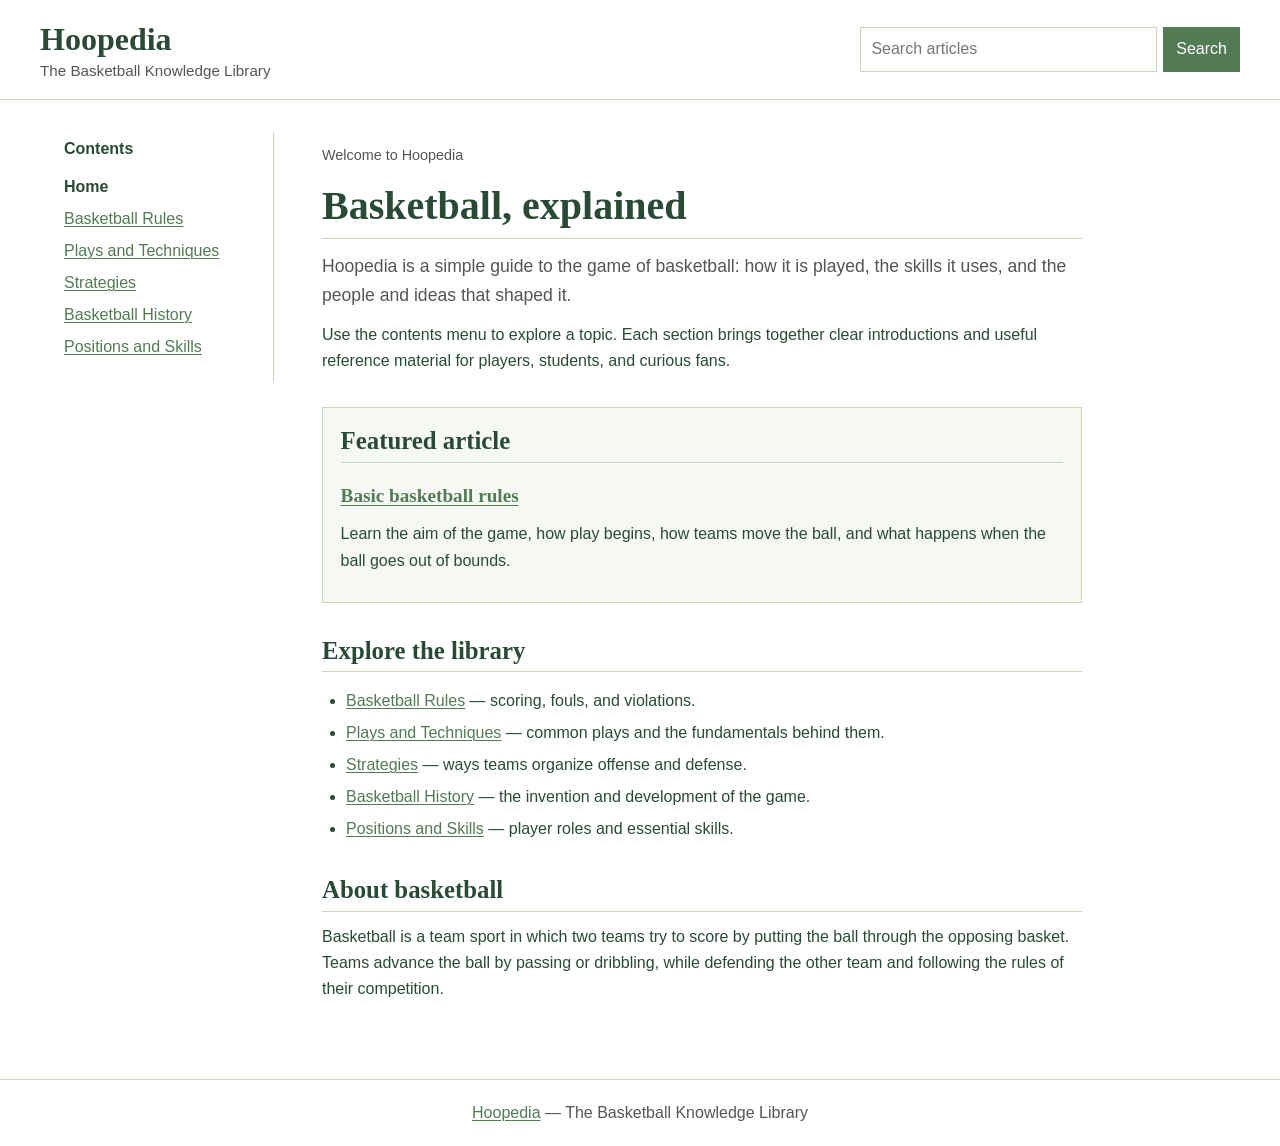
<file: index.html>
<!doctype html>
<html lang="en">
<head>
  <meta charset="utf-8">
  <meta name="viewport" content="width=device-width, initial-scale=1">
  <meta name="description" content="Hoopedia is a clear, friendly library of basketball rules, skills, strategies, and history.">
  <title>Hoopedia — The Basketball Knowledge Library</title>
  <link rel="stylesheet" href="asset/css/style.css">
  <script src="asset/js/script.js" defer></script>
</head>
<body>
  <a class="skip-link" href="#main-content">Skip to content</a>
  <header class="site-header">
    <button class="menu-toggle" type="button" aria-expanded="false" aria-controls="site-navigation">Menu</button>
    <div class="brand">
      <a class="site-name" href="index.html">Hoopedia</a>
      <p class="tagline">The Basketball Knowledge Library</p>
    </div>
    <div class="header-search">
      <form class="search-form" role="search" action="index.html" method="get">
        <label class="visually-hidden" for="site-search">Search Hoopedia articles</label>
        <input id="site-search" name="q" type="search" placeholder="Search articles" autocomplete="off">
        <button type="submit">Search</button>
      </form>
      <div class="search-results" id="search-results" aria-live="polite" hidden></div>
    </div>
  </header>
  <div class="page-layout">
    <nav class="sidebar" id="site-navigation" aria-label="Main navigation">
      <h2>Contents</h2>
      <ul>
        <li><a href="index.html" aria-current="page">Home</a></li>
        <li><a href="rules.html">Basketball Rules</a></li>
        <li><a href="plays.html">Plays and Techniques</a></li>
        <li><a href="strategies.html">Strategies</a></li>
        <li><a href="history.html">Basketball History</a></li>
        <li><a href="positions.html">Positions and Skills</a></li>
      </ul>
    </nav>
    <main id="main-content" class="article">
      <p class="eyebrow">Welcome to Hoopedia</p>
      <h1>Basketball, explained</h1>
      <p class="lead">Hoopedia is a simple guide to the game of basketball: how it is played, the skills it uses, and the people and ideas that shaped it.</p>
      <p>Use the contents menu to explore a topic. Each section brings together clear introductions and useful reference material for players, students, and curious fans.</p>

      <section class="featured">
        <h2>Featured article</h2>
        <h3><a href="rules.html#basic-rules">Basic basketball rules</a></h3>
        <p>Learn the aim of the game, how play begins, how teams move the ball, and what happens when the ball goes out of bounds.</p>
      </section>

      <section>
        <h2>Explore the library</h2>
        <ul class="category-list">
          <li><a href="rules.html">Basketball Rules</a> — scoring, fouls, and violations.</li>
          <li><a href="plays.html">Plays and Techniques</a> — common plays and the fundamentals behind them.</li>
          <li><a href="strategies.html">Strategies</a> — ways teams organize offense and defense.</li>
          <li><a href="history.html">Basketball History</a> — the invention and development of the game.</li>
          <li><a href="positions.html">Positions and Skills</a> — player roles and essential skills.</li>
        </ul>
      </section>

      <section>
        <h2>About basketball</h2>
        <p>Basketball is a team sport in which two teams try to score by putting the ball through the opposing basket. Teams advance the ball by passing or dribbling, while defending the other team and following the rules of their competition.</p>
      </section>
    </main>
  </div>
  <footer class="site-footer">
    <p><a href="index.html">Hoopedia</a> — The Basketball Knowledge Library</p>
  </footer>
</body>
</html>
</file>
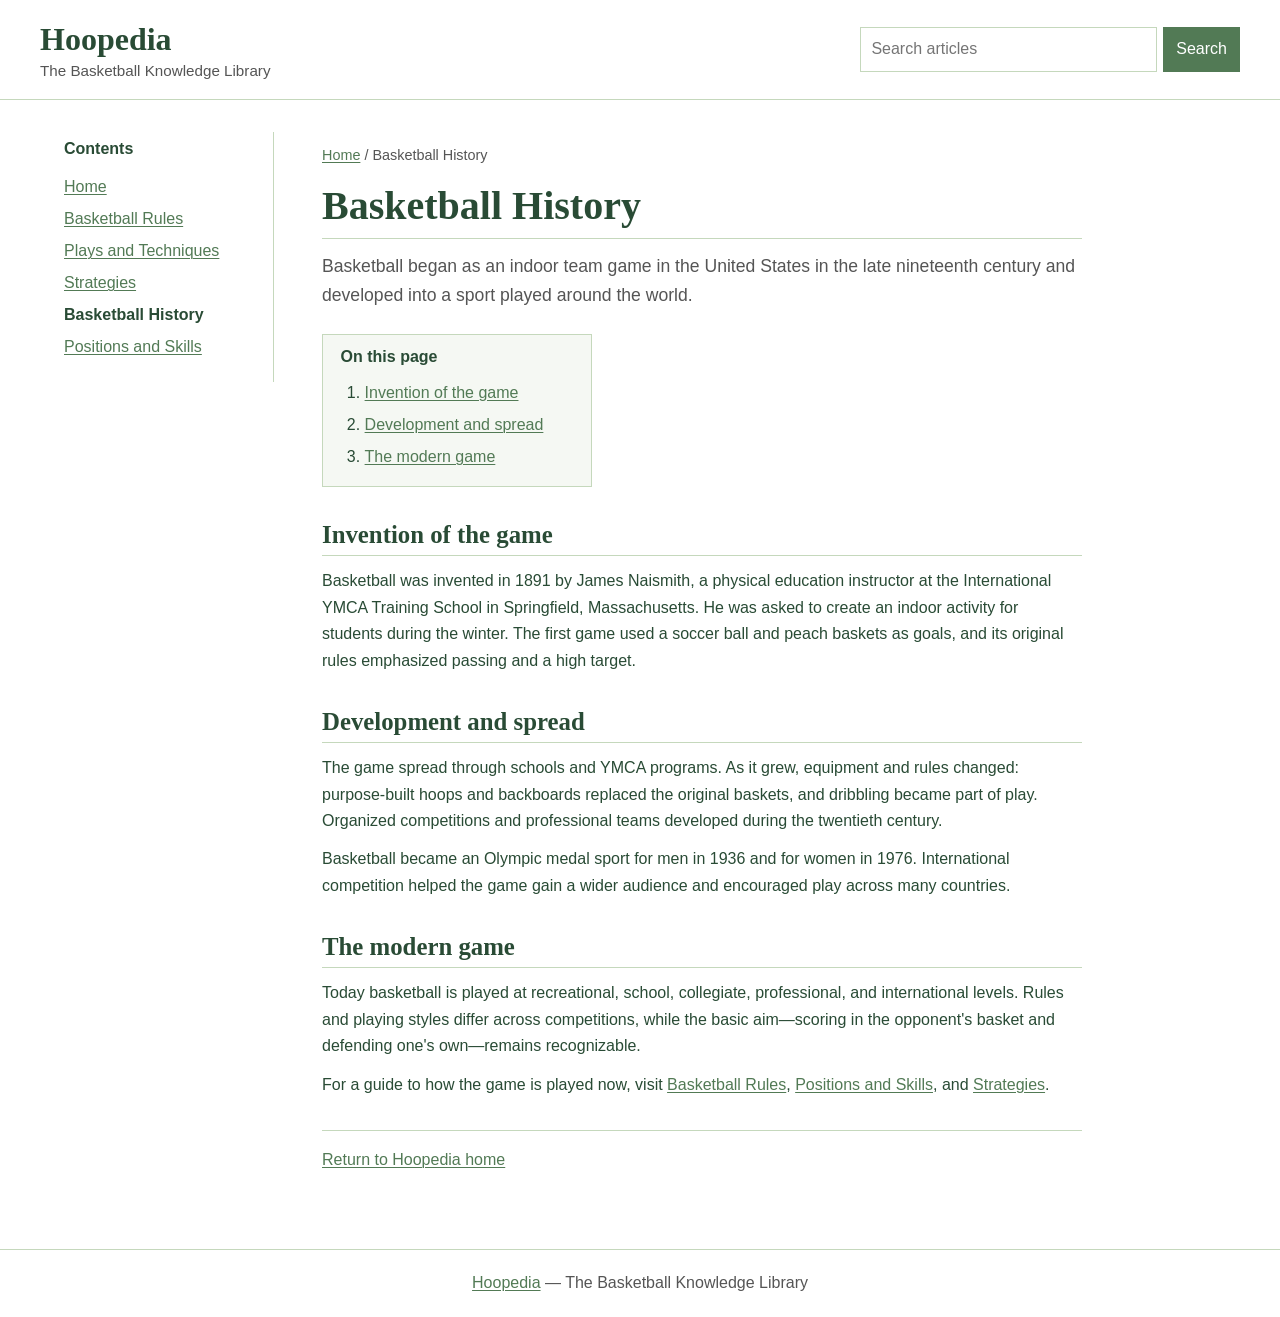
<file: history.html>
<!doctype html>
<html lang="en">
<head>
  <meta charset="utf-8">
  <meta name="viewport" content="width=device-width, initial-scale=1">
  <meta name="description" content="An overview of the history and development of basketball.">
  <title>Basketball History — Hoopedia</title>
  <link rel="stylesheet" href="asset/css/style.css">
  <script src="asset/js/script.js" defer></script>
</head>
<body>
  <a class="skip-link" href="#main-content">Skip to content</a>
  <header class="site-header">
    <button class="menu-toggle" type="button" aria-expanded="false" aria-controls="site-navigation">Menu</button>
    <div class="brand"><a class="site-name" href="index.html">Hoopedia</a><p class="tagline">The Basketball Knowledge Library</p></div>
    <div class="header-search">
      <form class="search-form" role="search" action="index.html" method="get">
        <label class="visually-hidden" for="site-search">Search Hoopedia articles</label>
        <input id="site-search" name="q" type="search" placeholder="Search articles" autocomplete="off">
        <button type="submit">Search</button>
      </form>
      <div class="search-results" id="search-results" aria-live="polite" hidden></div>
    </div>
  </header>
  <div class="page-layout">
    <nav class="sidebar" id="site-navigation" aria-label="Main navigation">
      <h2>Contents</h2><ul>
        <li><a href="index.html">Home</a></li><li><a href="rules.html">Basketball Rules</a></li>
        <li><a href="plays.html">Plays and Techniques</a></li><li><a href="strategies.html">Strategies</a></li>
        <li><a href="history.html" aria-current="page">Basketball History</a></li><li><a href="positions.html">Positions and Skills</a></li>
      </ul>
    </nav>
    <main id="main-content" class="article">
      <p class="eyebrow"><a href="index.html">Home</a> / Basketball History</p>
      <h1>Basketball History</h1>
      <p class="lead">Basketball began as an indoor team game in the United States in the late nineteenth century and developed into a sport played around the world.</p>
      <nav class="contents-box" aria-label="On this page"><h2>On this page</h2><ol>
        <li><a href="#invention">Invention of the game</a></li><li><a href="#development">Development and spread</a></li><li><a href="#modern-game">The modern game</a></li>
      </ol></nav>
      <section id="invention">
        <h2>Invention of the game</h2>
        <p>Basketball was invented in 1891 by James Naismith, a physical education instructor at the International YMCA Training School in Springfield, Massachusetts. He was asked to create an indoor activity for students during the winter. The first game used a soccer ball and peach baskets as goals, and its original rules emphasized passing and a high target.</p>
      </section>
      <section id="development">
        <h2>Development and spread</h2>
        <p>The game spread through schools and YMCA programs. As it grew, equipment and rules changed: purpose-built hoops and backboards replaced the original baskets, and dribbling became part of play. Organized competitions and professional teams developed during the twentieth century.</p>
        <p>Basketball became an Olympic medal sport for men in 1936 and for women in 1976. International competition helped the game gain a wider audience and encouraged play across many countries.</p>
      </section>
      <section id="modern-game">
        <h2>The modern game</h2>
        <p>Today basketball is played at recreational, school, collegiate, professional, and international levels. Rules and playing styles differ across competitions, while the basic aim—scoring in the opponent's basket and defending one's own—remains recognizable.</p>
        <p>For a guide to how the game is played now, visit <a href="rules.html">Basketball Rules</a>, <a href="positions.html">Positions and Skills</a>, and <a href="strategies.html">Strategies</a>.</p>
      </section>
      <p class="back-link"><a href="index.html">Return to Hoopedia home</a></p>
    </main>
  </div>
  <footer class="site-footer"><p><a href="index.html">Hoopedia</a> — The Basketball Knowledge Library</p></footer>
</body>
</html>
</file>
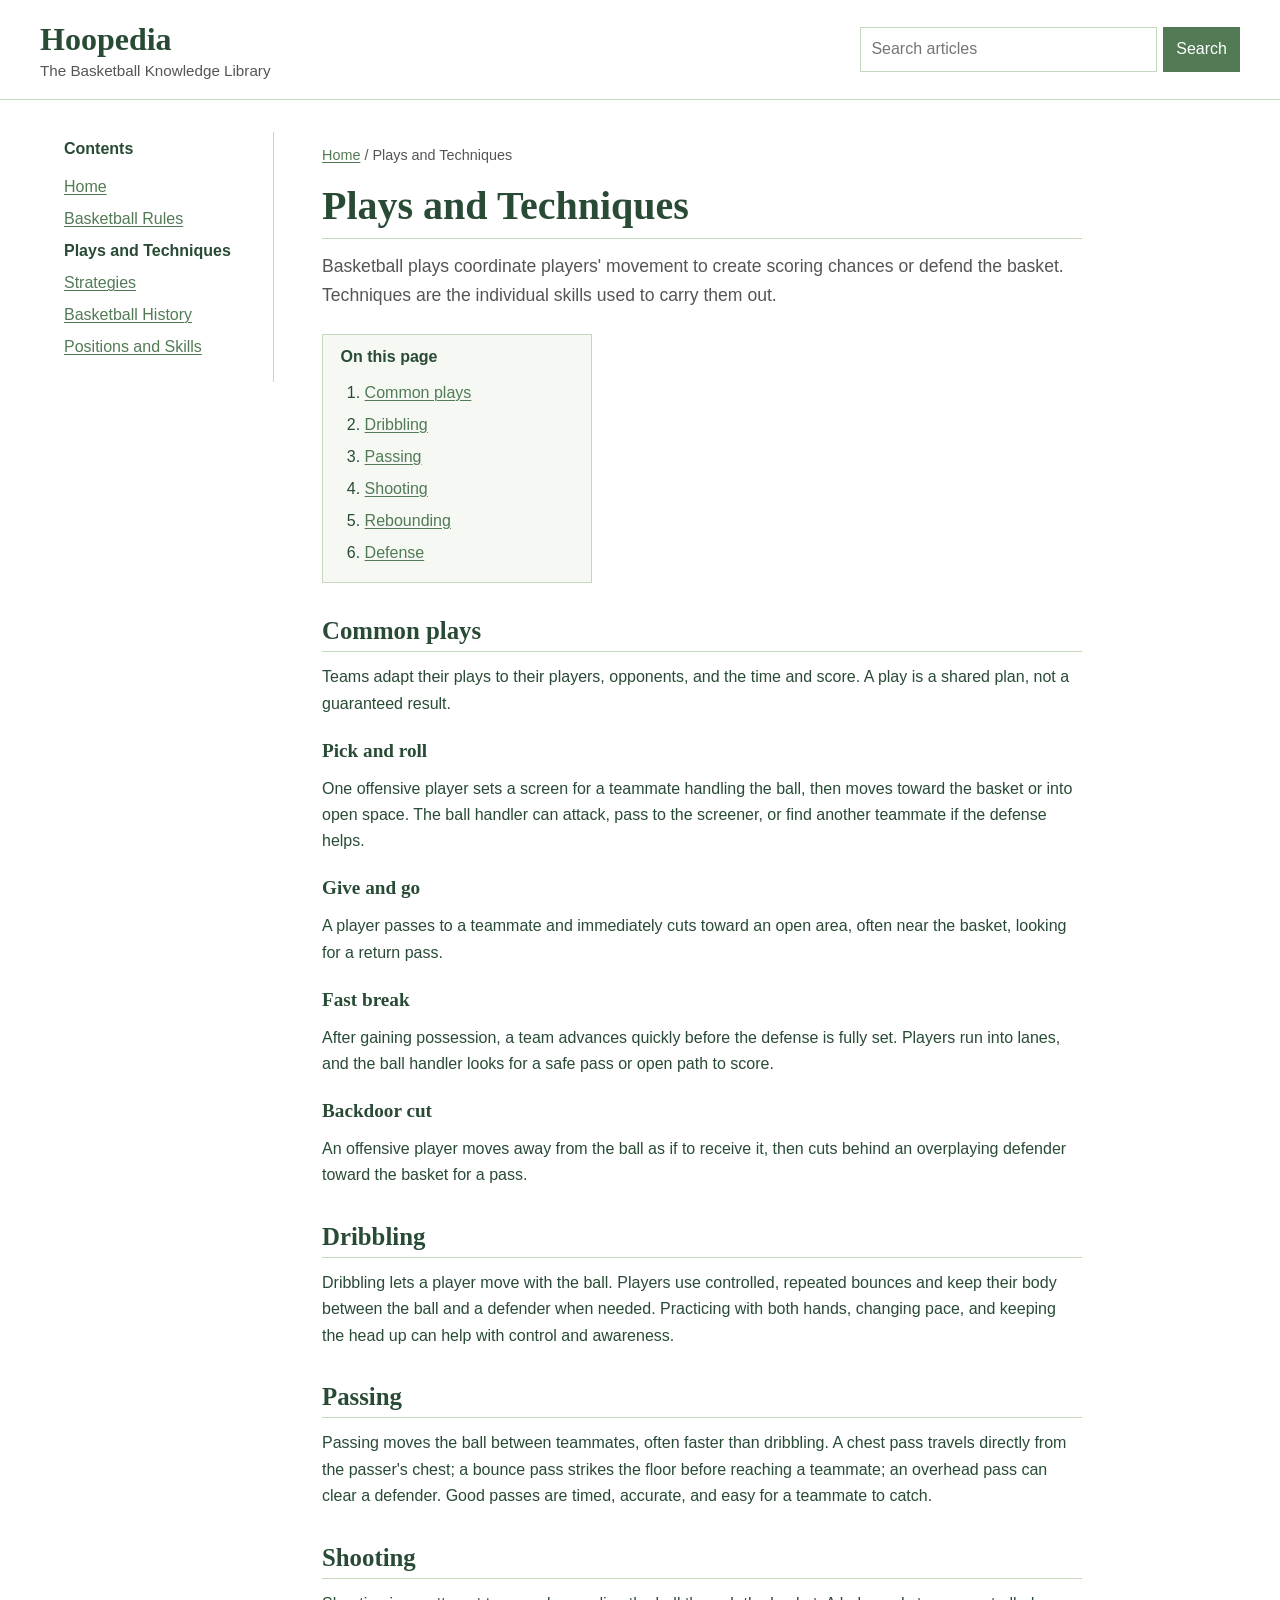
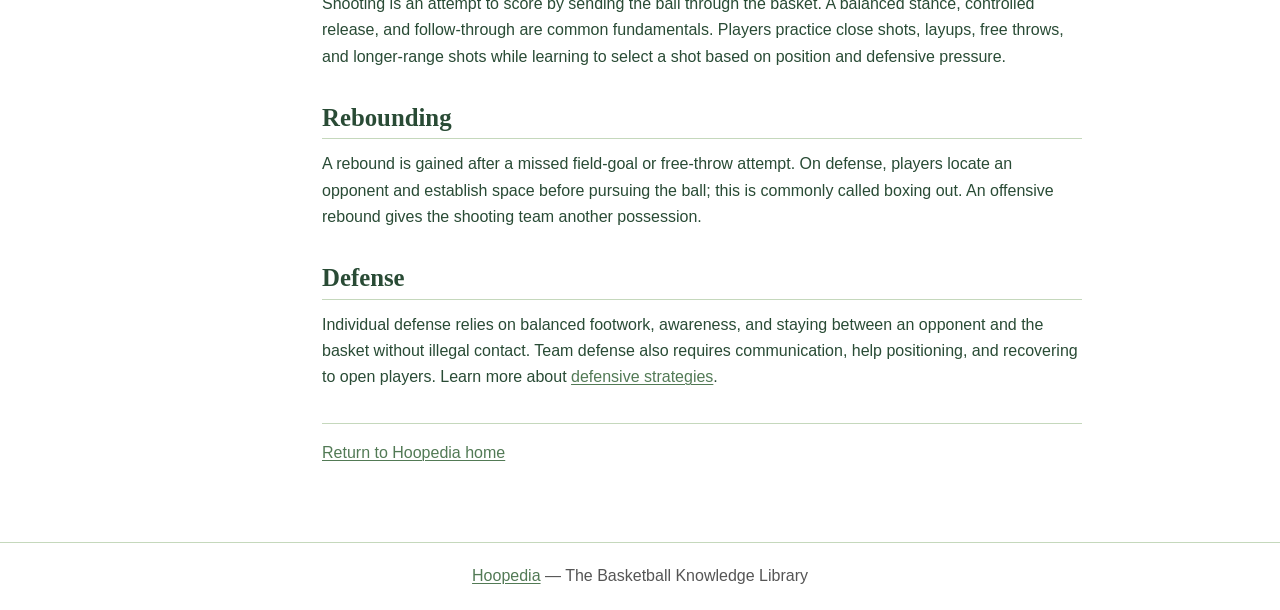
<file: plays.html>
<!doctype html>
<html lang="en">
<head>
  <meta charset="utf-8">
  <meta name="viewport" content="width=device-width, initial-scale=1">
  <meta name="description" content="Learn common basketball plays and fundamental techniques.">
  <title>Plays and Techniques — Hoopedia</title>
  <link rel="stylesheet" href="asset/css/style.css">
  <script src="asset/js/script.js" defer></script>
</head>
<body>
  <a class="skip-link" href="#main-content">Skip to content</a>
  <header class="site-header">
    <button class="menu-toggle" type="button" aria-expanded="false" aria-controls="site-navigation">Menu</button>
    <div class="brand"><a class="site-name" href="index.html">Hoopedia</a><p class="tagline">The Basketball Knowledge Library</p></div>
    <div class="header-search">
      <form class="search-form" role="search" action="index.html" method="get">
        <label class="visually-hidden" for="site-search">Search Hoopedia articles</label>
        <input id="site-search" name="q" type="search" placeholder="Search articles" autocomplete="off">
        <button type="submit">Search</button>
      </form>
      <div class="search-results" id="search-results" aria-live="polite" hidden></div>
    </div>
  </header>
  <div class="page-layout">
    <nav class="sidebar" id="site-navigation" aria-label="Main navigation">
      <h2>Contents</h2><ul>
        <li><a href="index.html">Home</a></li><li><a href="rules.html">Basketball Rules</a></li>
        <li><a href="plays.html" aria-current="page">Plays and Techniques</a></li><li><a href="strategies.html">Strategies</a></li>
        <li><a href="history.html">Basketball History</a></li><li><a href="positions.html">Positions and Skills</a></li>
      </ul>
    </nav>
    <main id="main-content" class="article">
      <p class="eyebrow"><a href="index.html">Home</a> / Plays and Techniques</p>
      <h1>Plays and Techniques</h1>
      <p class="lead">Basketball plays coordinate players' movement to create scoring chances or defend the basket. Techniques are the individual skills used to carry them out.</p>
      <nav class="contents-box" aria-label="On this page"><h2>On this page</h2><ol>
        <li><a href="#common-plays">Common plays</a></li><li><a href="#dribbling">Dribbling</a></li><li><a href="#passing">Passing</a></li>
        <li><a href="#shooting">Shooting</a></li><li><a href="#rebounding">Rebounding</a></li><li><a href="#defensive-fundamentals">Defense</a></li>
      </ol></nav>
      <section id="common-plays">
        <h2>Common plays</h2>
        <p>Teams adapt their plays to their players, opponents, and the time and score. A play is a shared plan, not a guaranteed result.</p>
        <h3>Pick and roll</h3>
        <p>One offensive player sets a screen for a teammate handling the ball, then moves toward the basket or into open space. The ball handler can attack, pass to the screener, or find another teammate if the defense helps.</p>
        <h3>Give and go</h3>
        <p>A player passes to a teammate and immediately cuts toward an open area, often near the basket, looking for a return pass.</p>
        <h3>Fast break</h3>
        <p>After gaining possession, a team advances quickly before the defense is fully set. Players run into lanes, and the ball handler looks for a safe pass or open path to score.</p>
        <h3>Backdoor cut</h3>
        <p>An offensive player moves away from the ball as if to receive it, then cuts behind an overplaying defender toward the basket for a pass.</p>
      </section>
      <section id="dribbling">
        <h2>Dribbling</h2>
        <p>Dribbling lets a player move with the ball. Players use controlled, repeated bounces and keep their body between the ball and a defender when needed. Practicing with both hands, changing pace, and keeping the head up can help with control and awareness.</p>
      </section>
      <section id="passing">
        <h2>Passing</h2>
        <p>Passing moves the ball between teammates, often faster than dribbling. A chest pass travels directly from the passer's chest; a bounce pass strikes the floor before reaching a teammate; an overhead pass can clear a defender. Good passes are timed, accurate, and easy for a teammate to catch.</p>
      </section>
      <section id="shooting">
        <h2>Shooting</h2>
        <p>Shooting is an attempt to score by sending the ball through the basket. A balanced stance, controlled release, and follow-through are common fundamentals. Players practice close shots, layups, free throws, and longer-range shots while learning to select a shot based on position and defensive pressure.</p>
      </section>
      <section id="rebounding">
        <h2>Rebounding</h2>
        <p>A rebound is gained after a missed field-goal or free-throw attempt. On defense, players locate an opponent and establish space before pursuing the ball; this is commonly called boxing out. An offensive rebound gives the shooting team another possession.</p>
      </section>
      <section id="defensive-fundamentals">
        <h2>Defense</h2>
        <p>Individual defense relies on balanced footwork, awareness, and staying between an opponent and the basket without illegal contact. Team defense also requires communication, help positioning, and recovering to open players. Learn more about <a href="strategies.html#defense">defensive strategies</a>.</p>
      </section>
      <p class="back-link"><a href="index.html">Return to Hoopedia home</a></p>
    </main>
  </div>
  <footer class="site-footer"><p><a href="index.html">Hoopedia</a> — The Basketball Knowledge Library</p></footer>
</body>
</html>
</file>
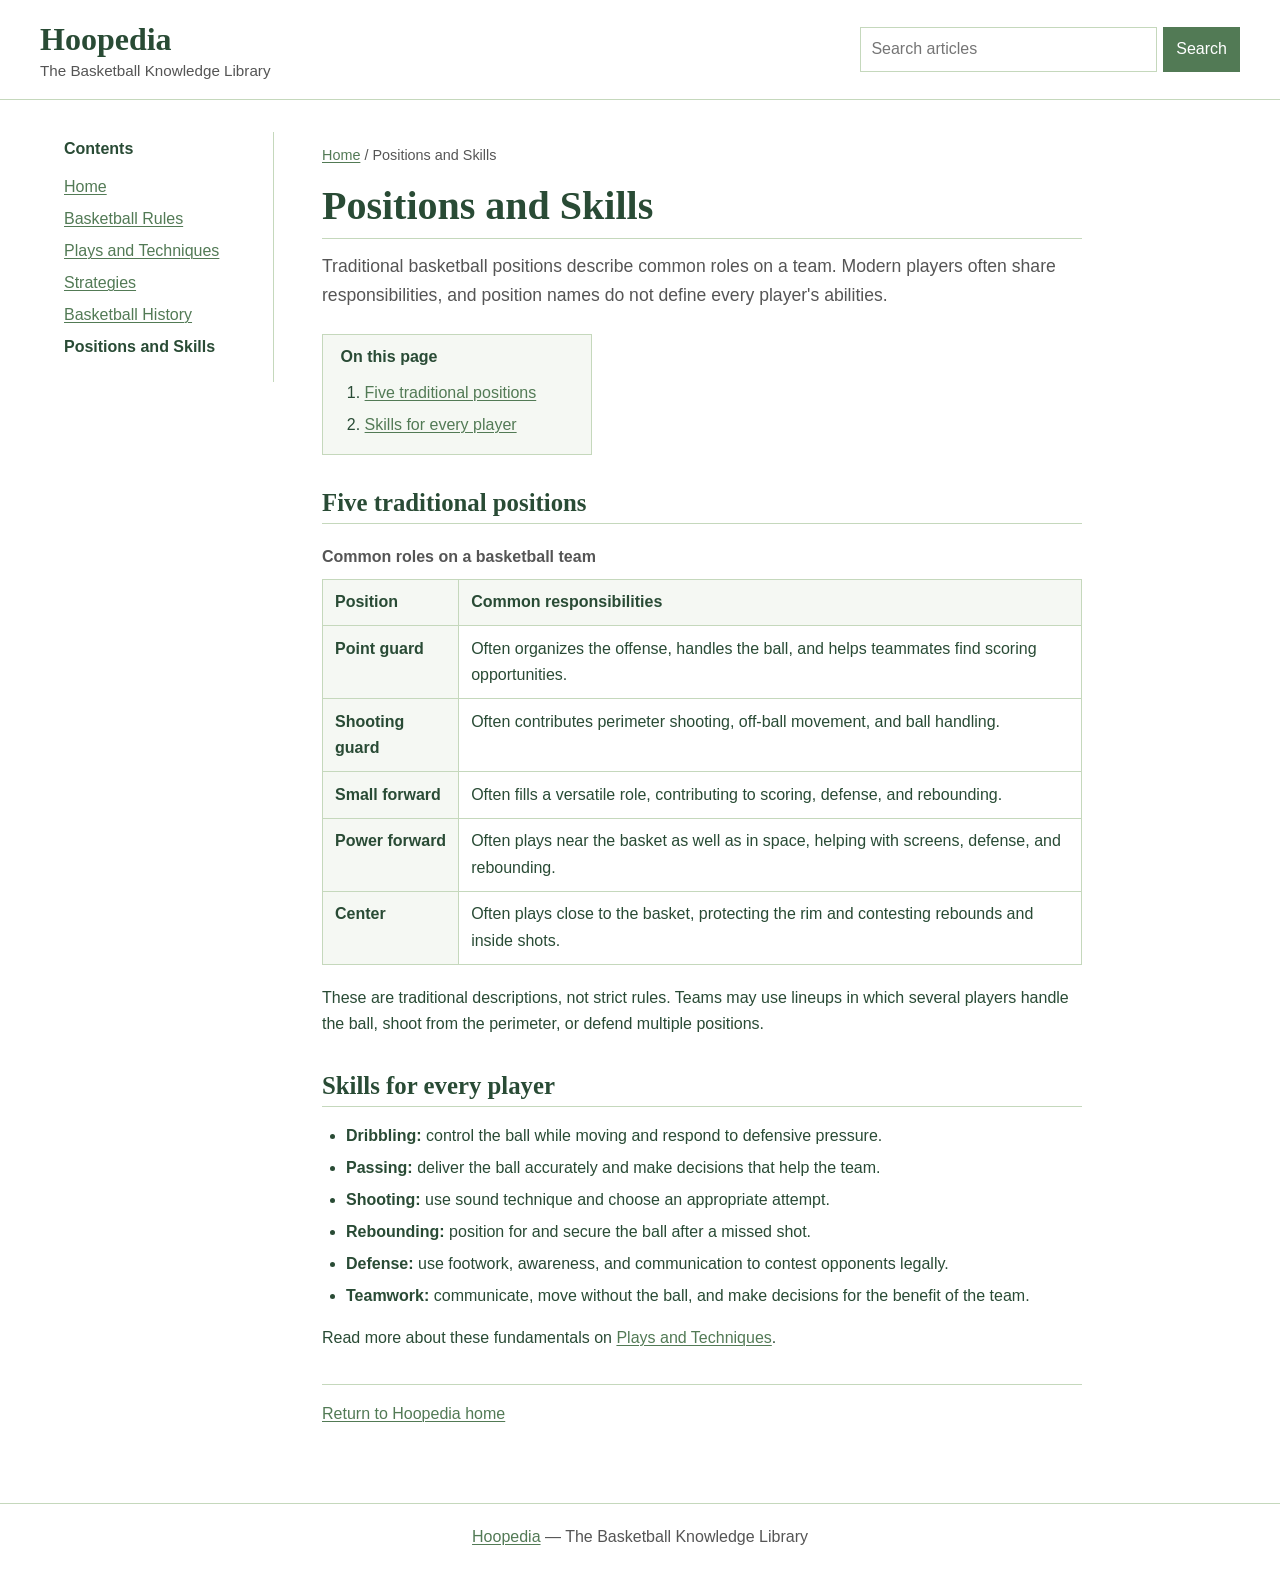
<file: positions.html>
<!doctype html>
<html lang="en">
<head>
  <meta charset="utf-8">
  <meta name="viewport" content="width=device-width, initial-scale=1">
  <meta name="description" content="An introduction to basketball positions and the skills players use.">
  <title>Positions and Skills — Hoopedia</title>
  <link rel="stylesheet" href="asset/css/style.css">
  <script src="asset/js/script.js" defer></script>
</head>
<body>
  <a class="skip-link" href="#main-content">Skip to content</a>
  <header class="site-header">
    <button class="menu-toggle" type="button" aria-expanded="false" aria-controls="site-navigation">Menu</button>
    <div class="brand"><a class="site-name" href="index.html">Hoopedia</a><p class="tagline">The Basketball Knowledge Library</p></div>
    <div class="header-search">
      <form class="search-form" role="search" action="index.html" method="get">
        <label class="visually-hidden" for="site-search">Search Hoopedia articles</label>
        <input id="site-search" name="q" type="search" placeholder="Search articles" autocomplete="off">
        <button type="submit">Search</button>
      </form>
      <div class="search-results" id="search-results" aria-live="polite" hidden></div>
    </div>
  </header>
  <div class="page-layout">
    <nav class="sidebar" id="site-navigation" aria-label="Main navigation">
      <h2>Contents</h2><ul>
        <li><a href="index.html">Home</a></li><li><a href="rules.html">Basketball Rules</a></li>
        <li><a href="plays.html">Plays and Techniques</a></li><li><a href="strategies.html">Strategies</a></li>
        <li><a href="history.html">Basketball History</a></li><li><a href="positions.html" aria-current="page">Positions and Skills</a></li>
      </ul>
    </nav>
    <main id="main-content" class="article">
      <p class="eyebrow"><a href="index.html">Home</a> / Positions and Skills</p>
      <h1>Positions and Skills</h1>
      <p class="lead">Traditional basketball positions describe common roles on a team. Modern players often share responsibilities, and position names do not define every player's abilities.</p>
      <nav class="contents-box" aria-label="On this page"><h2>On this page</h2><ol>
        <li><a href="#positions">Five traditional positions</a></li><li><a href="#shared-skills">Skills for every player</a></li>
      </ol></nav>
      <section id="positions">
        <h2>Five traditional positions</h2>
        <table>
          <caption>Common roles on a basketball team</caption>
          <thead><tr><th scope="col">Position</th><th scope="col">Common responsibilities</th></tr></thead>
          <tbody>
            <tr><th scope="row">Point guard</th><td>Often organizes the offense, handles the ball, and helps teammates find scoring opportunities.</td></tr>
            <tr><th scope="row">Shooting guard</th><td>Often contributes perimeter shooting, off-ball movement, and ball handling.</td></tr>
            <tr><th scope="row">Small forward</th><td>Often fills a versatile role, contributing to scoring, defense, and rebounding.</td></tr>
            <tr><th scope="row">Power forward</th><td>Often plays near the basket as well as in space, helping with screens, defense, and rebounding.</td></tr>
            <tr><th scope="row">Center</th><td>Often plays close to the basket, protecting the rim and contesting rebounds and inside shots.</td></tr>
          </tbody>
        </table>
        <p>These are traditional descriptions, not strict rules. Teams may use lineups in which several players handle the ball, shoot from the perimeter, or defend multiple positions.</p>
      </section>
      <section id="shared-skills">
        <h2>Skills for every player</h2>
        <ul>
          <li><strong>Dribbling:</strong> control the ball while moving and respond to defensive pressure.</li>
          <li><strong>Passing:</strong> deliver the ball accurately and make decisions that help the team.</li>
          <li><strong>Shooting:</strong> use sound technique and choose an appropriate attempt.</li>
          <li><strong>Rebounding:</strong> position for and secure the ball after a missed shot.</li>
          <li><strong>Defense:</strong> use footwork, awareness, and communication to contest opponents legally.</li>
          <li><strong>Teamwork:</strong> communicate, move without the ball, and make decisions for the benefit of the team.</li>
        </ul>
        <p>Read more about these fundamentals on <a href="plays.html">Plays and Techniques</a>.</p>
      </section>
      <p class="back-link"><a href="index.html">Return to Hoopedia home</a></p>
    </main>
  </div>
  <footer class="site-footer"><p><a href="index.html">Hoopedia</a> — The Basketball Knowledge Library</p></footer>
</body>
</html>
</file>
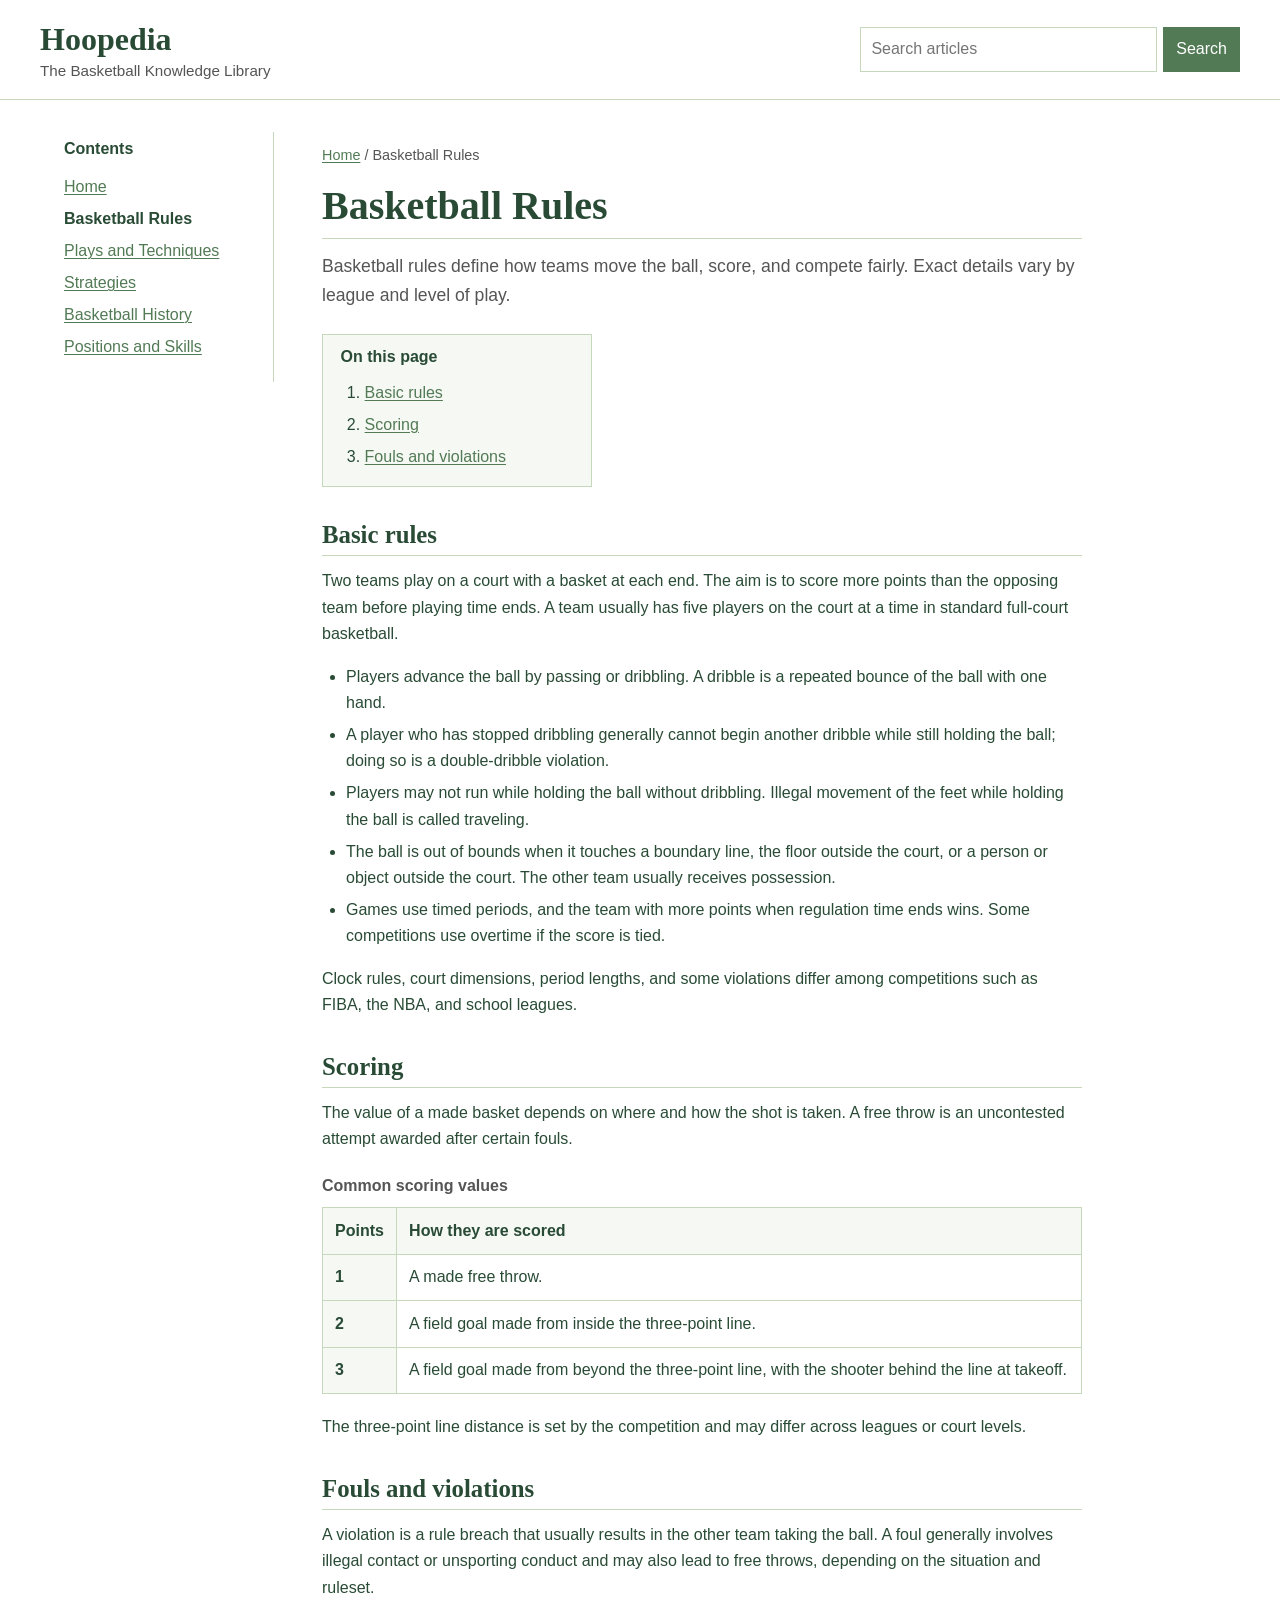
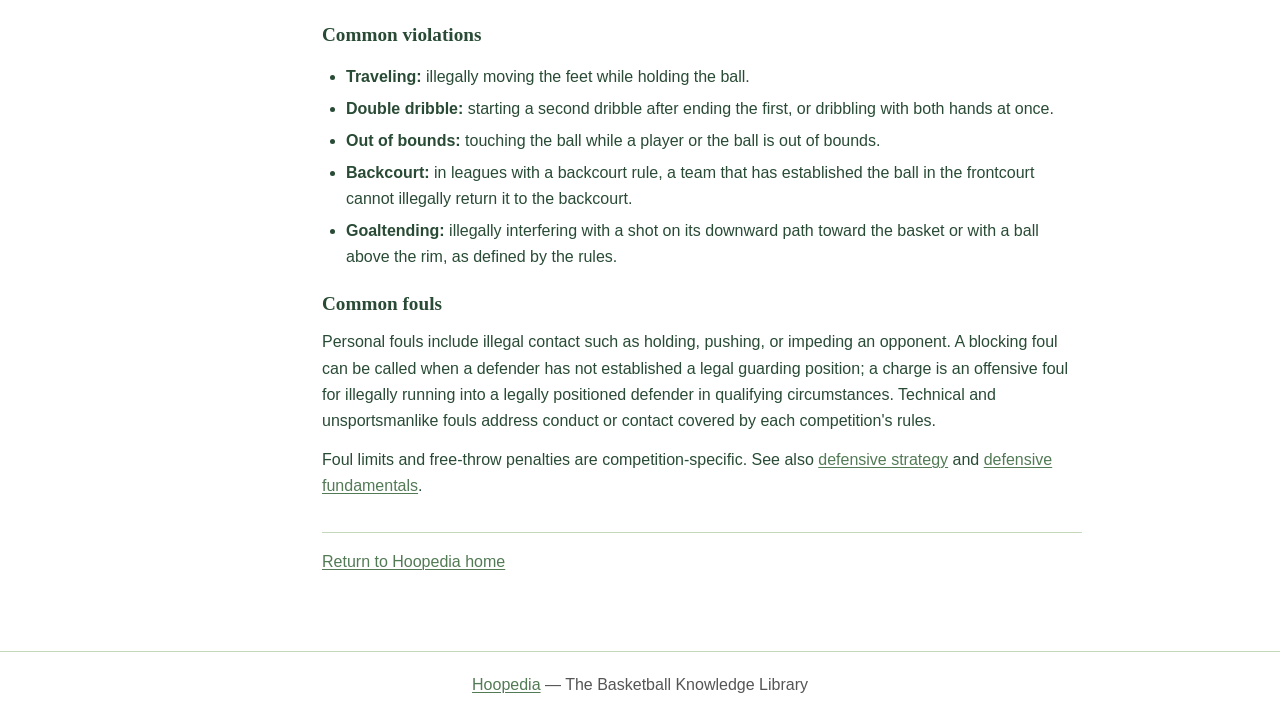
<file: rules.html>
<!doctype html>
<html lang="en">
<head>
  <meta charset="utf-8">
  <meta name="viewport" content="width=device-width, initial-scale=1">
  <meta name="description" content="A guide to basketball rules, scoring, fouls, and violations.">
  <title>Basketball Rules — Hoopedia</title>
  <link rel="stylesheet" href="asset/css/style.css">
  <script src="asset/js/script.js" defer></script>
</head>
<body>
  <a class="skip-link" href="#main-content">Skip to content</a>
  <header class="site-header">
    <button class="menu-toggle" type="button" aria-expanded="false" aria-controls="site-navigation">Menu</button>
    <div class="brand"><a class="site-name" href="index.html">Hoopedia</a><p class="tagline">The Basketball Knowledge Library</p></div>
    <div class="header-search">
      <form class="search-form" role="search" action="index.html" method="get">
        <label class="visually-hidden" for="site-search">Search Hoopedia articles</label>
        <input id="site-search" name="q" type="search" placeholder="Search articles" autocomplete="off">
        <button type="submit">Search</button>
      </form>
      <div class="search-results" id="search-results" aria-live="polite" hidden></div>
    </div>
  </header>
  <div class="page-layout">
    <nav class="sidebar" id="site-navigation" aria-label="Main navigation">
      <h2>Contents</h2><ul>
        <li><a href="index.html">Home</a></li><li><a href="rules.html" aria-current="page">Basketball Rules</a></li>
        <li><a href="plays.html">Plays and Techniques</a></li><li><a href="strategies.html">Strategies</a></li>
        <li><a href="history.html">Basketball History</a></li><li><a href="positions.html">Positions and Skills</a></li>
      </ul>
    </nav>
    <main id="main-content" class="article">
      <p class="eyebrow"><a href="index.html">Home</a> / Basketball Rules</p>
      <h1>Basketball Rules</h1>
      <p class="lead">Basketball rules define how teams move the ball, score, and compete fairly. Exact details vary by league and level of play.</p>
      <nav class="contents-box" aria-label="On this page"><h2>On this page</h2><ol>
        <li><a href="#basic-rules">Basic rules</a></li><li><a href="#scoring">Scoring</a></li><li><a href="#fouls-violations">Fouls and violations</a></li>
      </ol></nav>
      <section id="basic-rules">
        <h2>Basic rules</h2>
        <p>Two teams play on a court with a basket at each end. The aim is to score more points than the opposing team before playing time ends. A team usually has five players on the court at a time in standard full-court basketball.</p>
        <ul>
          <li>Players advance the ball by passing or dribbling. A dribble is a repeated bounce of the ball with one hand.</li>
          <li>A player who has stopped dribbling generally cannot begin another dribble while still holding the ball; doing so is a double-dribble violation.</li>
          <li>Players may not run while holding the ball without dribbling. Illegal movement of the feet while holding the ball is called traveling.</li>
          <li>The ball is out of bounds when it touches a boundary line, the floor outside the court, or a person or object outside the court. The other team usually receives possession.</li>
          <li>Games use timed periods, and the team with more points when regulation time ends wins. Some competitions use overtime if the score is tied.</li>
        </ul>
        <p>Clock rules, court dimensions, period lengths, and some violations differ among competitions such as FIBA, the NBA, and school leagues.</p>
      </section>
      <section id="scoring">
        <h2>Scoring</h2>
        <p>The value of a made basket depends on where and how the shot is taken. A free throw is an uncontested attempt awarded after certain fouls.</p>
        <table>
          <caption>Common scoring values</caption>
          <thead><tr><th scope="col">Points</th><th scope="col">How they are scored</th></tr></thead>
          <tbody>
            <tr><th scope="row">1</th><td>A made free throw.</td></tr>
            <tr><th scope="row">2</th><td>A field goal made from inside the three-point line.</td></tr>
            <tr><th scope="row">3</th><td>A field goal made from beyond the three-point line, with the shooter behind the line at takeoff.</td></tr>
          </tbody>
        </table>
        <p>The three-point line distance is set by the competition and may differ across leagues or court levels.</p>
      </section>
      <section id="fouls-violations">
        <h2>Fouls and violations</h2>
        <p>A violation is a rule breach that usually results in the other team taking the ball. A foul generally involves illegal contact or unsporting conduct and may also lead to free throws, depending on the situation and ruleset.</p>
        <h3>Common violations</h3>
        <ul>
          <li><strong>Traveling:</strong> illegally moving the feet while holding the ball.</li>
          <li><strong>Double dribble:</strong> starting a second dribble after ending the first, or dribbling with both hands at once.</li>
          <li><strong>Out of bounds:</strong> touching the ball while a player or the ball is out of bounds.</li>
          <li><strong>Backcourt:</strong> in leagues with a backcourt rule, a team that has established the ball in the frontcourt cannot illegally return it to the backcourt.</li>
          <li><strong>Goaltending:</strong> illegally interfering with a shot on its downward path toward the basket or with a ball above the rim, as defined by the rules.</li>
        </ul>
        <h3>Common fouls</h3>
        <p>Personal fouls include illegal contact such as holding, pushing, or impeding an opponent. A blocking foul can be called when a defender has not established a legal guarding position; a charge is an offensive foul for illegally running into a legally positioned defender in qualifying circumstances. Technical and unsportsmanlike fouls address conduct or contact covered by each competition's rules.</p>
        <p>Foul limits and free-throw penalties are competition-specific. See also <a href="strategies.html#defense">defensive strategy</a> and <a href="plays.html#defensive-fundamentals">defensive fundamentals</a>.</p>
      </section>
      <p class="back-link"><a href="index.html">Return to Hoopedia home</a></p>
    </main>
  </div>
  <footer class="site-footer"><p><a href="index.html">Hoopedia</a> — The Basketball Knowledge Library</p></footer>
</body>
</html>
</file>
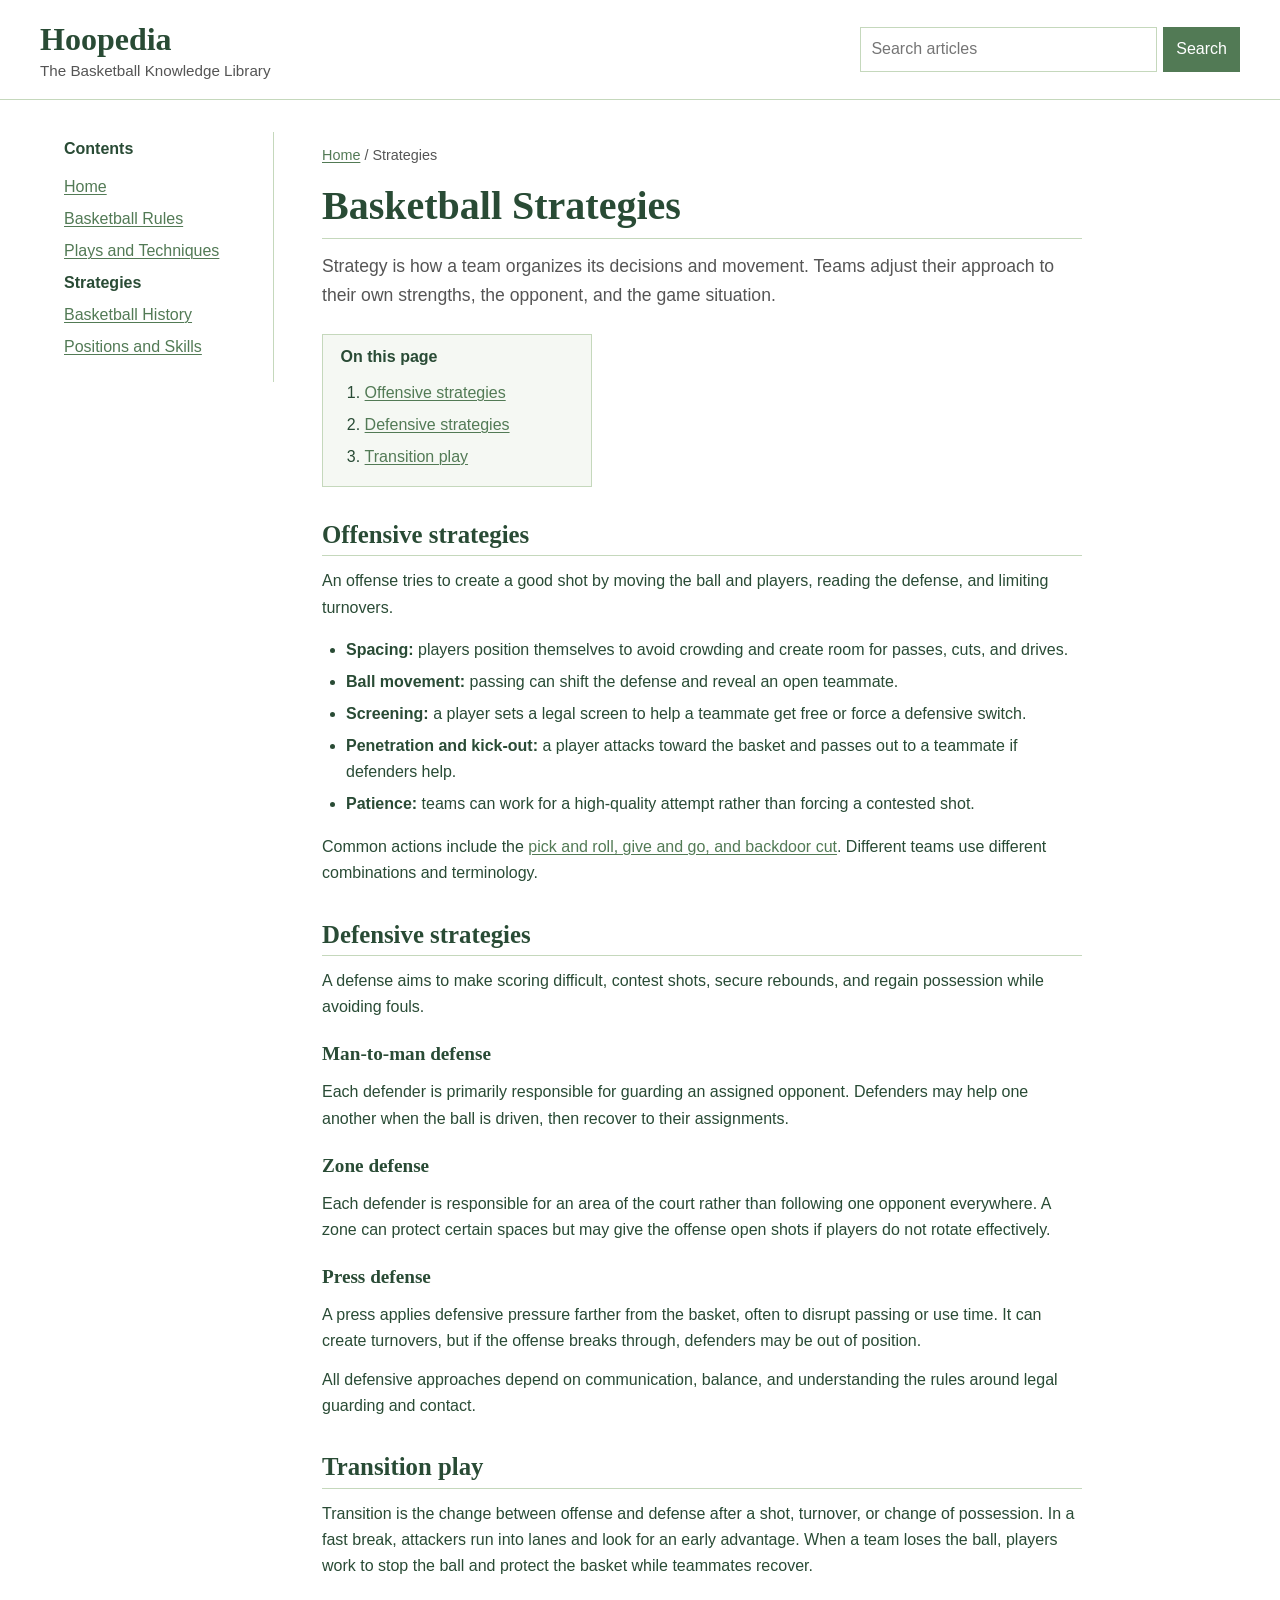
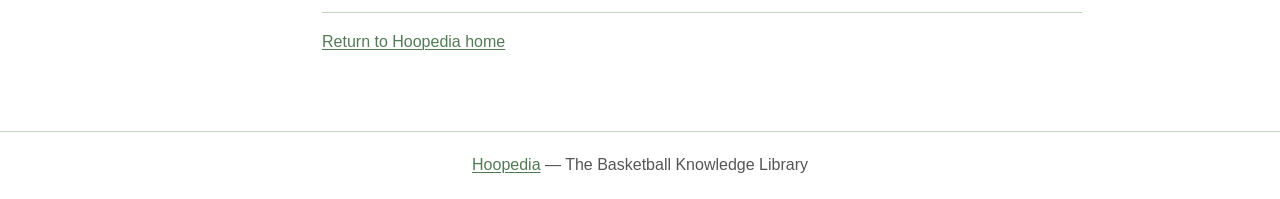
<file: strategies.html>
<!doctype html>
<html lang="en">
<head>
  <meta charset="utf-8">
  <meta name="viewport" content="width=device-width, initial-scale=1">
  <meta name="description" content="An introduction to offensive and defensive basketball strategies.">
  <title>Strategies — Hoopedia</title>
  <link rel="stylesheet" href="asset/css/style.css">
  <script src="asset/js/script.js" defer></script>
</head>
<body>
  <a class="skip-link" href="#main-content">Skip to content</a>
  <header class="site-header">
    <button class="menu-toggle" type="button" aria-expanded="false" aria-controls="site-navigation">Menu</button>
    <div class="brand"><a class="site-name" href="index.html">Hoopedia</a><p class="tagline">The Basketball Knowledge Library</p></div>
    <div class="header-search">
      <form class="search-form" role="search" action="index.html" method="get">
        <label class="visually-hidden" for="site-search">Search Hoopedia articles</label>
        <input id="site-search" name="q" type="search" placeholder="Search articles" autocomplete="off">
        <button type="submit">Search</button>
      </form>
      <div class="search-results" id="search-results" aria-live="polite" hidden></div>
    </div>
  </header>
  <div class="page-layout">
    <nav class="sidebar" id="site-navigation" aria-label="Main navigation">
      <h2>Contents</h2><ul>
        <li><a href="index.html">Home</a></li><li><a href="rules.html">Basketball Rules</a></li>
        <li><a href="plays.html">Plays and Techniques</a></li><li><a href="strategies.html" aria-current="page">Strategies</a></li>
        <li><a href="history.html">Basketball History</a></li><li><a href="positions.html">Positions and Skills</a></li>
      </ul>
    </nav>
    <main id="main-content" class="article">
      <p class="eyebrow"><a href="index.html">Home</a> / Strategies</p>
      <h1>Basketball Strategies</h1>
      <p class="lead">Strategy is how a team organizes its decisions and movement. Teams adjust their approach to their own strengths, the opponent, and the game situation.</p>
      <nav class="contents-box" aria-label="On this page"><h2>On this page</h2><ol>
        <li><a href="#offense">Offensive strategies</a></li><li><a href="#defense">Defensive strategies</a></li><li><a href="#transition">Transition play</a></li>
      </ol></nav>
      <section id="offense">
        <h2>Offensive strategies</h2>
        <p>An offense tries to create a good shot by moving the ball and players, reading the defense, and limiting turnovers.</p>
        <ul>
          <li><strong>Spacing:</strong> players position themselves to avoid crowding and create room for passes, cuts, and drives.</li>
          <li><strong>Ball movement:</strong> passing can shift the defense and reveal an open teammate.</li>
          <li><strong>Screening:</strong> a player sets a legal screen to help a teammate get free or force a defensive switch.</li>
          <li><strong>Penetration and kick-out:</strong> a player attacks toward the basket and passes out to a teammate if defenders help.</li>
          <li><strong>Patience:</strong> teams can work for a high-quality attempt rather than forcing a contested shot.</li>
        </ul>
        <p>Common actions include the <a href="plays.html#common-plays">pick and roll, give and go, and backdoor cut</a>. Different teams use different combinations and terminology.</p>
      </section>
      <section id="defense">
        <h2>Defensive strategies</h2>
        <p>A defense aims to make scoring difficult, contest shots, secure rebounds, and regain possession while avoiding fouls.</p>
        <h3>Man-to-man defense</h3>
        <p>Each defender is primarily responsible for guarding an assigned opponent. Defenders may help one another when the ball is driven, then recover to their assignments.</p>
        <h3>Zone defense</h3>
        <p>Each defender is responsible for an area of the court rather than following one opponent everywhere. A zone can protect certain spaces but may give the offense open shots if players do not rotate effectively.</p>
        <h3>Press defense</h3>
        <p>A press applies defensive pressure farther from the basket, often to disrupt passing or use time. It can create turnovers, but if the offense breaks through, defenders may be out of position.</p>
        <p>All defensive approaches depend on communication, balance, and understanding the rules around legal guarding and contact.</p>
      </section>
      <section id="transition">
        <h2>Transition play</h2>
        <p>Transition is the change between offense and defense after a shot, turnover, or change of possession. In a fast break, attackers run into lanes and look for an early advantage. When a team loses the ball, players work to stop the ball and protect the basket while teammates recover.</p>
      </section>
      <p class="back-link"><a href="index.html">Return to Hoopedia home</a></p>
    </main>
  </div>
  <footer class="site-footer"><p><a href="index.html">Hoopedia</a> — The Basketball Knowledge Library</p></footer>
</body>
</html>
</file>
<file: asset/css/style.css>
:root {
  color-scheme: light;
  --page-background: #ffffff;
  --main-text: #294b35;
  --link-green: #527a55;
  --light-green: #c5d8bc;
  --secondary-text: #555555;
  --soft-green: #f5f8f3;
}

* {
  box-sizing: border-box;
}

html {
  scroll-behavior: smooth;
}

body {
  margin: 0;
  background: var(--page-background);
  color: var(--main-text);
  font-family: Arial, Helvetica, sans-serif;
  font-size: 16px;
  line-height: 1.65;
}

a {
  color: var(--link-green);
  text-decoration: underline;
  text-decoration-thickness: 1px;
  text-underline-offset: 0.15em;
}

a:hover,
a:focus-visible {
  color: var(--main-text);
  text-decoration-thickness: 2px;
}

a:focus-visible,
button:focus-visible {
  outline: 2px solid var(--link-green);
  outline-offset: 3px;
}

.skip-link {
  position: absolute;
  top: -4rem;
  left: 1rem;
  z-index: 2;
  padding: 0.5rem 0.75rem;
  background: var(--page-background);
}

.skip-link:focus {
  top: 0.5rem;
}

.site-header {
  position: relative;
  display: flex;
  align-items: center;
  gap: 1.25rem;
  min-height: 100px;
  padding: 1rem max(1.5rem, calc((100vw - 1200px) / 2));
  border-bottom: 1px solid var(--light-green);
}

.header-search {
  position: relative;
  width: min(100%, 380px);
  margin-left: auto;
}

.search-form {
  display: flex;
  gap: 0.4rem;
}

.search-form input {
  min-width: 0;
  flex: 1;
  padding: 0.5rem 0.65rem;
  border: 1px solid var(--light-green);
  border-radius: 0;
  background: var(--page-background);
  color: var(--main-text);
  font: inherit;
}

.search-form button {
  padding: 0.45rem 0.75rem;
  border: 1px solid var(--link-green);
  background: var(--link-green);
  color: var(--page-background);
  font: inherit;
  cursor: pointer;
}

.search-form button:hover {
  background: var(--main-text);
}

.search-results {
  position: absolute;
  top: calc(100% + 0.35rem);
  right: 0;
  z-index: 3;
  width: 100%;
  max-height: min(60vh, 420px);
  overflow-y: auto;
  border: 1px solid var(--light-green);
  background: var(--page-background);
}

.search-results[hidden] {
  display: none;
}

.search-results p {
  margin: 0;
  padding: 0.75rem;
  color: var(--secondary-text);
}

.search-results ul {
  margin: 0;
  padding: 0;
  list-style: none;
}

.search-results li + li {
  border-top: 1px solid var(--light-green);
}

.search-results a {
  display: block;
  padding: 0.6rem 0.75rem;
  text-decoration: none;
}

.search-results a:hover,
.search-results a:focus-visible {
  background: var(--soft-green);
}

.search-results a strong,
.search-results a span {
  display: block;
}

.search-results a span {
  color: var(--secondary-text);
  font-size: 0.9rem;
}

.visually-hidden {
  position: absolute;
  width: 1px;
  height: 1px;
  overflow: hidden;
  clip: rect(0, 0, 0, 0);
  white-space: nowrap;
  clip-path: inset(50%);
}

.brand {
  line-height: 1.25;
}

.site-name {
  color: var(--main-text);
  font-family: Georgia, "Times New Roman", serif;
  font-size: 2rem;
  font-weight: 700;
  text-decoration: none;
}

.site-name:hover {
  color: var(--link-green);
}

.tagline {
  margin: 0.15rem 0 0;
  color: var(--secondary-text);
  font-size: 0.95rem;
}

.menu-toggle {
  display: none;
  padding: 0.4rem 0.65rem;
  border: 1px solid var(--light-green);
  background: var(--page-background);
  color: var(--main-text);
  font: inherit;
  cursor: pointer;
}

.page-layout {
  display: grid;
  grid-template-columns: 210px minmax(0, 760px);
  gap: 3rem;
  max-width: 1200px;
  min-height: calc(100vh - 165px);
  margin: 0 auto;
  padding: 2rem 1.5rem 4rem;
}

.sidebar {
  align-self: start;
  padding: 0.25rem 1.1rem 1rem 0;
  border-right: 1px solid var(--light-green);
}

.sidebar h2 {
  margin: 0 0 0.75rem;
  font-size: 1rem;
}

.sidebar ul {
  margin: 0;
  padding: 0;
  list-style: none;
}

.sidebar li {
  margin: 0.35rem 0;
}

.sidebar a[aria-current="page"] {
  color: var(--main-text);
  font-weight: 700;
  text-decoration: none;
}

.article {
  min-width: 0;
}

.article h1,
.article h2,
.article h3 {
  font-family: Georgia, "Times New Roman", serif;
  line-height: 1.3;
}

.article h1 {
  margin: 0.15rem 0 0.8rem;
  padding-bottom: 0.4rem;
  border-bottom: 1px solid var(--light-green);
  font-size: clamp(2rem, 5vw, 2.5rem);
}

.article h2 {
  margin: 2rem 0 0.65rem;
  padding-bottom: 0.25rem;
  border-bottom: 1px solid var(--light-green);
  font-size: 1.55rem;
}

.article h3 {
  margin: 1.35rem 0 0.35rem;
  font-size: 1.2rem;
}

.article p {
  margin: 0.75rem 0;
}

.article ul,
.article ol {
  padding-left: 1.5rem;
}

.article li {
  margin: 0.35rem 0;
}

.eyebrow {
  color: var(--secondary-text);
  font-size: 0.9rem;
}

.lead {
  color: var(--secondary-text);
  font-size: 1.1rem;
}

.featured {
  margin: 2rem 0;
  padding: 0.2rem 1.1rem 1rem;
  border: 1px solid var(--light-green);
  background: var(--soft-green);
}

.featured h2 {
  margin-top: 0.9rem;
}

.featured h3 {
  margin-bottom: 0.25rem;
}

.category-list {
  padding-left: 1.25rem;
}

.contents-box {
  display: table;
  min-width: min(100%, 270px);
  margin: 1.5rem 0;
  padding: 0.25rem 1.1rem 0.65rem;
  border: 1px solid var(--light-green);
  background: var(--soft-green);
}

.contents-box h2 {
  margin: 0.5rem 0;
  border: 0;
  font-family: Arial, Helvetica, sans-serif;
  font-size: 1rem;
}

.contents-box ol {
  margin: 0;
  padding-left: 1.5rem;
}

table {
  width: 100%;
  margin: 1.25rem 0;
  border-collapse: collapse;
  text-align: left;
}

caption {
  margin-bottom: 0.5rem;
  color: var(--secondary-text);
  font-weight: 700;
  text-align: left;
}

th,
td {
  padding: 0.6rem 0.75rem;
  border: 1px solid var(--light-green);
  vertical-align: top;
}

thead,
tbody th {
  background: var(--soft-green);
}

.back-link {
  margin-top: 2rem !important;
  padding-top: 1rem;
  border-top: 1px solid var(--light-green);
}

.site-footer {
  padding: 1.25rem 1.5rem;
  border-top: 1px solid var(--light-green);
  color: var(--secondary-text);
  text-align: center;
}

.site-footer p {
  margin: 0;
}

@media (max-width: 700px) {
  .site-header {
    display: grid;
    grid-template-columns: auto minmax(0, 1fr);
    gap: 0.65rem 0.8rem;
    min-height: 84px;
    padding: 0.8rem 1rem;
  }

  .header-search {
    grid-column: 1 / -1;
    width: 100%;
  }

  .menu-toggle {
    display: inline-block;
  }

  .site-name {
    font-size: 1.7rem;
  }

  .tagline {
    font-size: 0.85rem;
  }

  .page-layout {
    display: block;
    min-height: calc(100vh - 150px);
    padding: 1.25rem 1rem 3rem;
  }

  .sidebar {
    display: none;
    margin: 0 0 1.5rem;
    padding: 0.9rem 1rem;
    border: 1px solid var(--light-green);
    background: var(--soft-green);
  }

  .sidebar.is-open {
    display: block;
  }

  .sidebar li {
    margin: 0.55rem 0;
  }

  th,
  td {
    padding: 0.45rem;
  }
}
</file>
